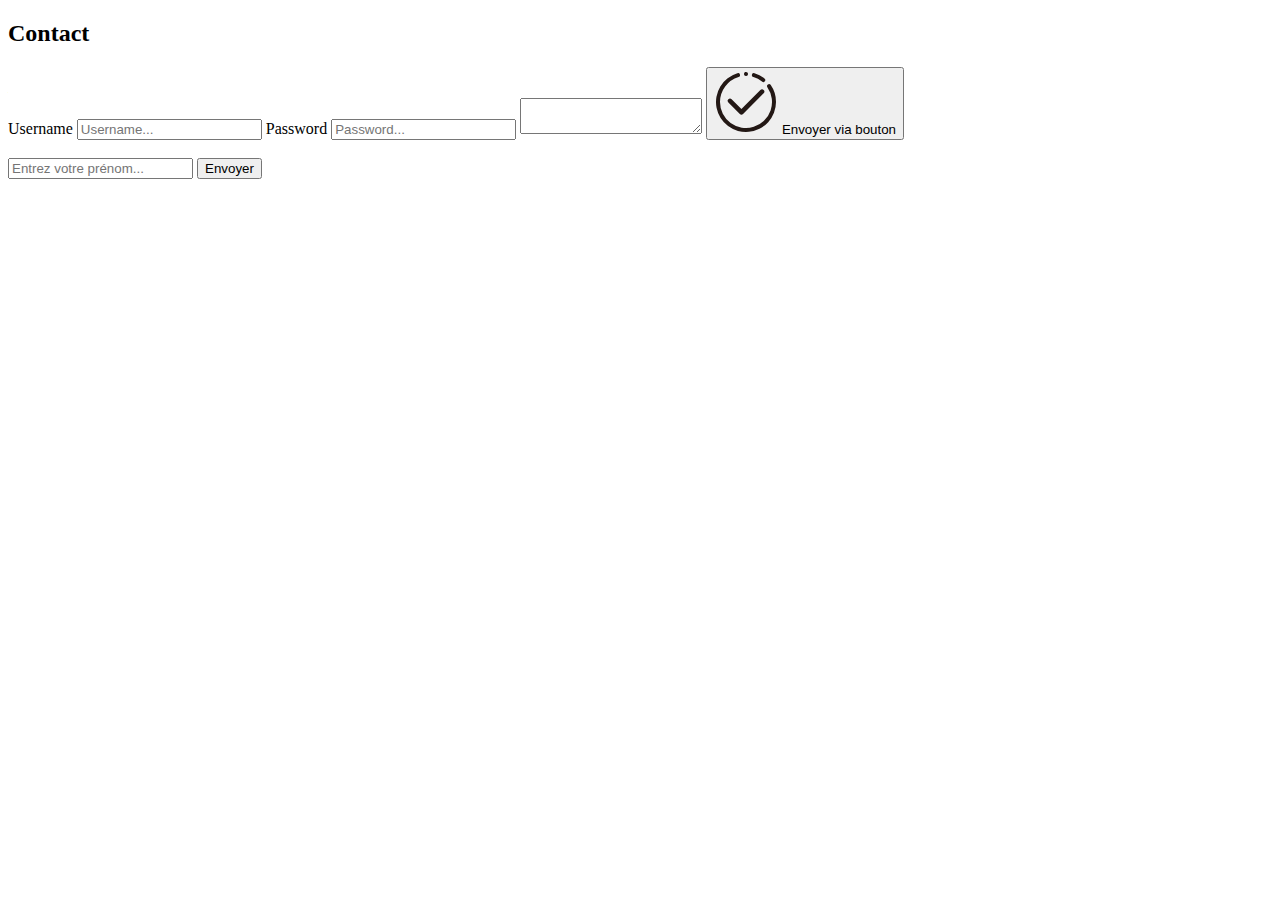
<file: contact.html>
<!DOCTYPE html>
<html lang="en">
<head>
    <meta charset="UTF-8">
    <meta name="viewport" content="width=device-width, initial-scale=1.0">
    <title>Document</title>
</head>
<body>
    <h2>Contact</h2>

    <main>
        <section>
            <!-- La balise form possède deux attributs :
                - action : Va au submit du formulaire (à l'envoi) envoyer les données sur le lien indiqué
                - method : Va concerner la méthode HTTP utilisée par le formulaire
                    - post : Va permettre d'envoyer les données à un serveur
                    - get : Va permettre de récupérer des données par rapport à des entrées utilisateur -->
            <form action="https://httpbin.dev/post" method="post">
                <label for="username"> Username
                    <input type="text" name="username" id="username" placeholder="Username...">
                <label for="password"> Password
                    <input type="password" name="password" id="password" placeholder="Password...">
                <label for="description">
                    <textarea name="description" id="description"></textarea>

                <!-- <input type="submit" value="Envoyer"> -->
                <button type="submit">
                    <img src="./assets/images/submit-icon.svg" alt="Submit">
                    Envoyer via bouton
                </button>
            </form>
        </section>
        <br>
        <section>
            <form action="https://httpbin.dev/get" method="get">
                <label>
                    <input type="text" name="firstname" id="firstname" placeholder="Entrez votre prénom...">
                </label>

                <button type="submit">Envoyer</button>
            </form>
        </section>
    </main>
</body>
</html>
</file>
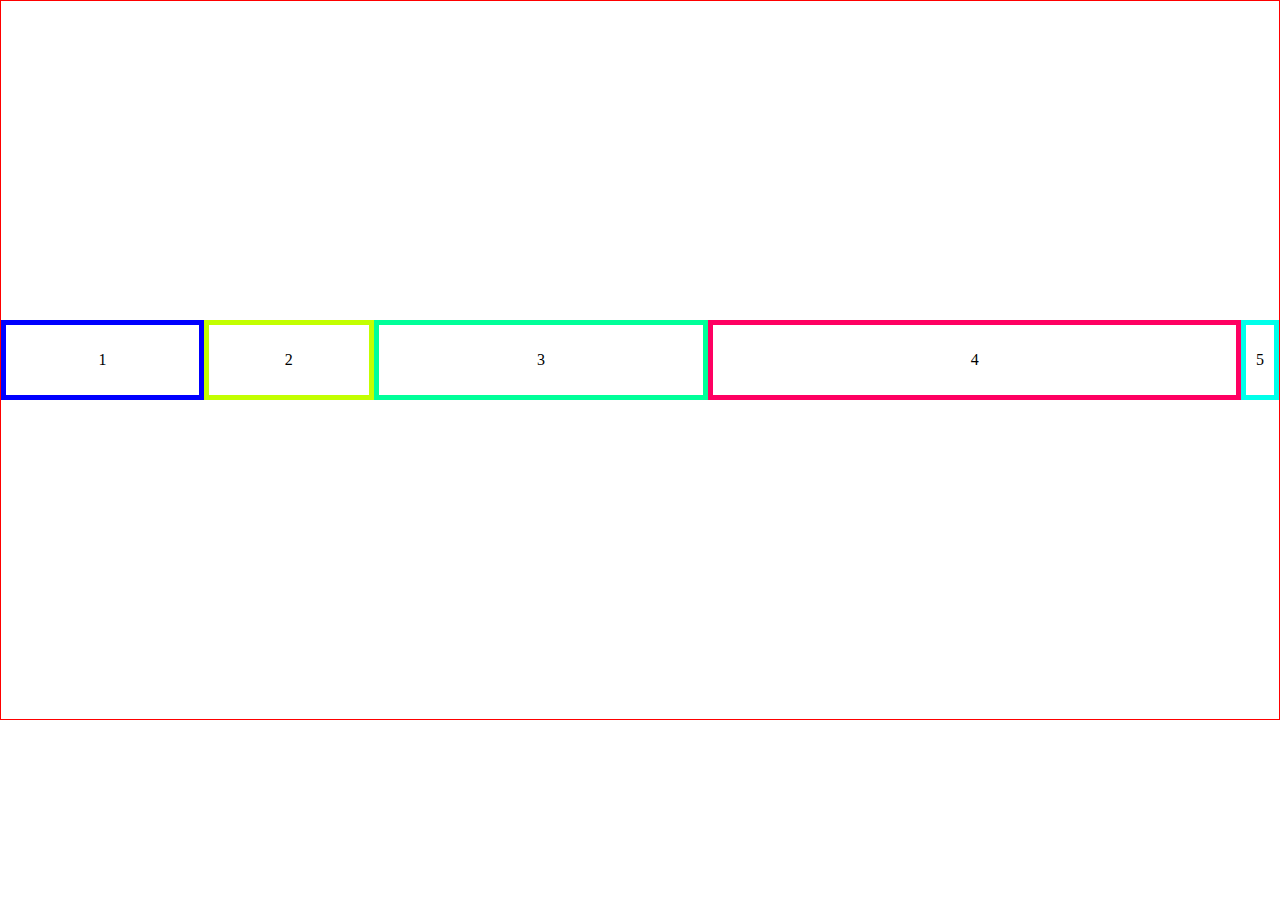
<file: flexbox.html>
<!DOCTYPE html>
<html lang="en">
<head>
    <meta charset="UTF-8">
    <meta name="viewport" content="width=device-width, initial-scale=1.0">
    <title>Document</title>
    <link rel="stylesheet" href="./assets/css/reset.css" type="text/css">
    <link rel="stylesheet" href="./assets/css/flexbox.css" type="text/css">
</head>
<body>
    <div class="flex-container">
        <div class="bloc1">
            <p>1</p>
        </div>
        <div class="bloc2">
            <p>2</p>
        </div>
        <div class="bloc3">
            <p>3</p>
        </div>
        <div class="bloc4">
            <p>4</p>
        </div>
        <div class="bloc5">
            <p>5</p>
        </div>
    </div>
</body>
</html>
</file>
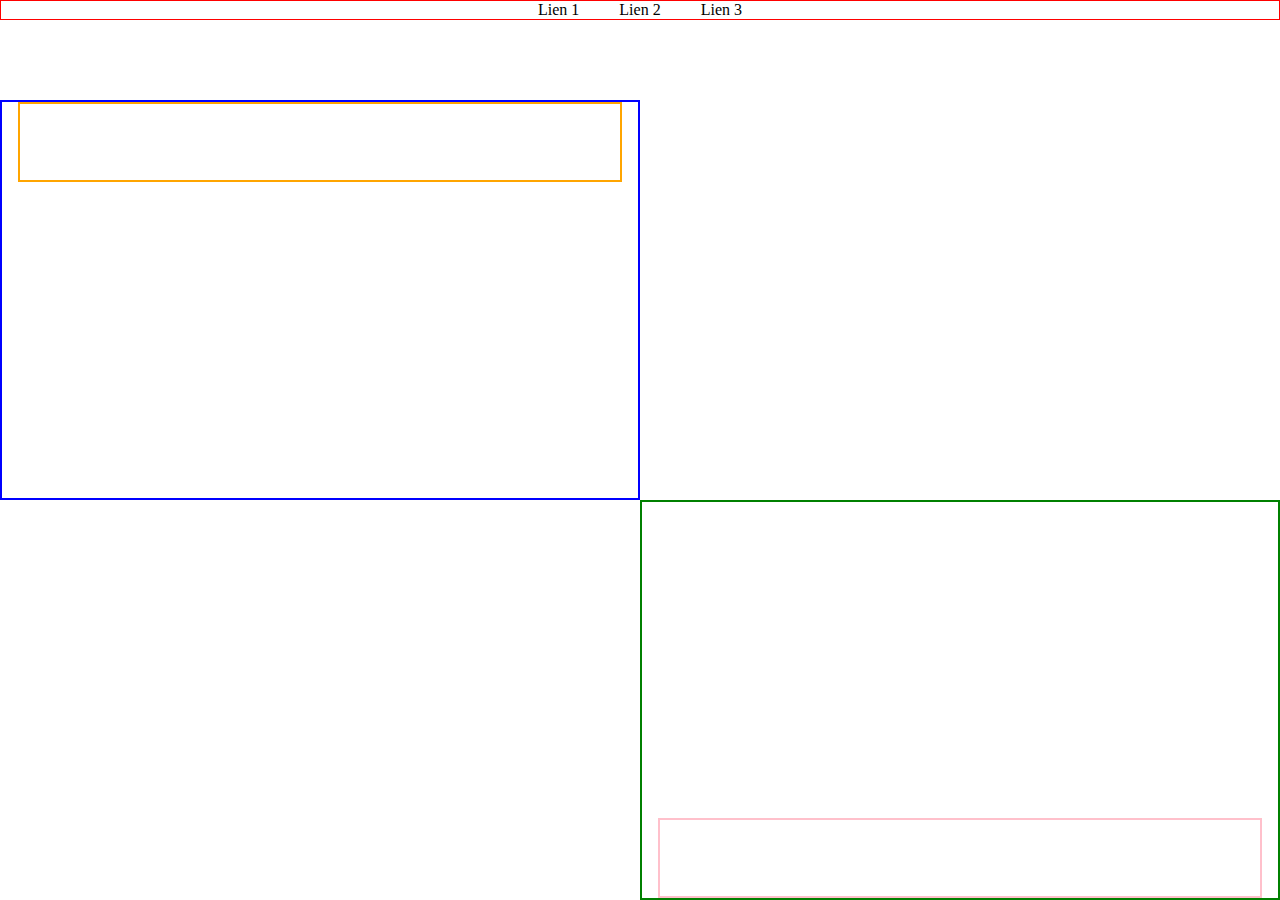
<file: Exo/Exo1.html>
<!DOCTYPE html>
<html lang="en">
<head>
    <meta charset="UTF-8">
    <meta name="viewport" content="width=device-width, initial-scale=1.0">
    <title>Document</title>
    <link rel="stylesheet" href="../assets/css/reset.css">
    <link rel="stylesheet" href="./assets/css/exo1.css">
</head>
<body>
    <header class="header">
        <nav>
            <ul>
                <li><a href="">Lien 1</a></li>
                <li><a href="">Lien 2</a></li>
                <li><a href="">Lien 3</a></li>
            </ul>
        </nav>
    </header>
    <main>
        <section class="section-gauche">
            <div class="bloc1"></div>
        </section>
        <section class="section-droite">
            <div class="bloc2"></div>
        </section>
    </main>
</body>
</html>
</file>
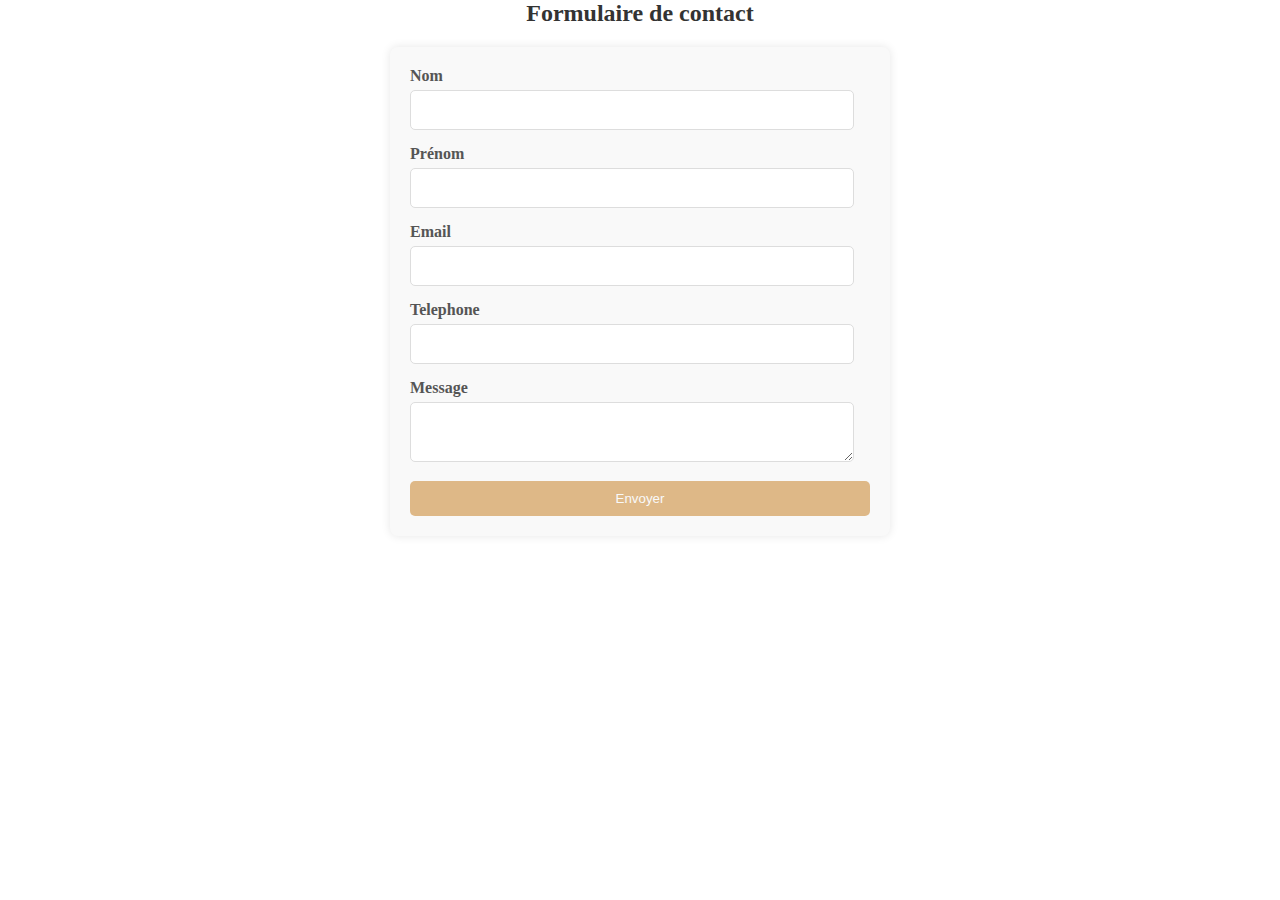
<file: Exo/Exo 2/contact.html>
<!DOCTYPE html>
<html lang="en">
  <head>
    <meta charset="UTF-8" />
    <meta name="viewport" content="width=device-width, initial-scale=1.0" />
    <title>Document</title>
    <link rel="stylesheet" href="../../assets/css/reset.css" />
    <link rel="stylesheet" href="./assets/css/variables.css" />
    <link rel="stylesheet" href="./assets/css/contact.css" />
  </head>
  <body>
    <h2>Formulaire de contact</h2>
    <form action="https://httpbin.dev/post" method="post" class="form-contact">
      <div class="form-group">
        <label for="nom">Nom</label>
        <input type="text" id="nom" name="nom" class="form-input" required />
      </div>
      <div class="form-group">
        <label for="prenom">Prénom</label>
        <input
          type="text"
          id="prenom"
          name="prenom"
          class="form-input"
          required
        />
      </div>
      <div class="form-group">
        <label for="email">Email</label>
        <input
          type="email"
          id="email"
          name="email"
          class="form-input"
          required
        />
      </div>
      <div class="form-group">
        <label for="telephone">Telephone</label>
        <input
          type="tel"
          id="telephone"
          name="telephone"
          class="form-input"
          required
        />
      </div>
      <div class="form-group">
        <label for="message">Message</label>
        <textarea
          name="message"
          id="message"
          class="form-textarea"
          required
        ></textarea>
      </div>

      <button type="submit" class="form-button">Envoyer</button>
    </form>
  </body>
</html>
</file>
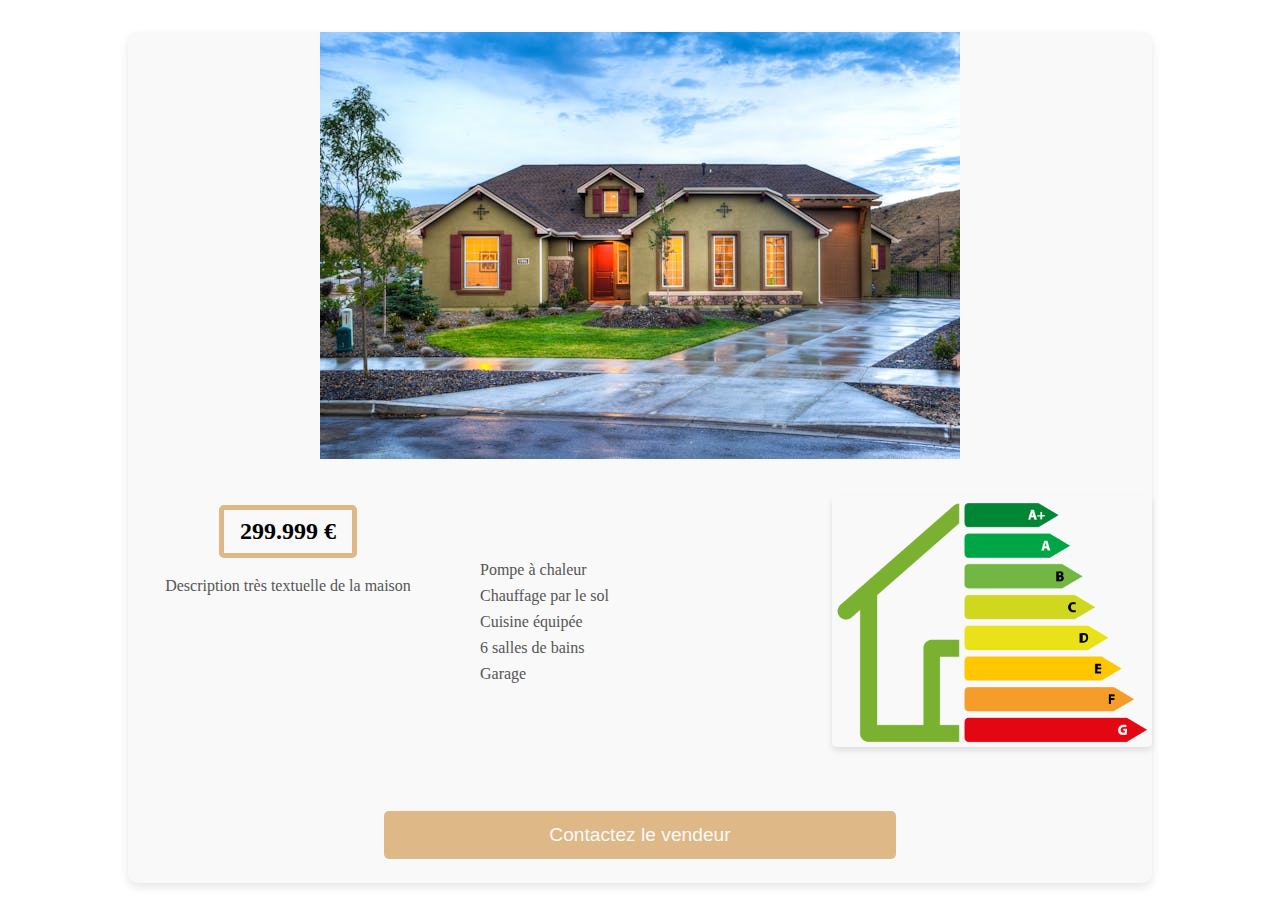
<file: Exo/Exo 2/details.html>
<!DOCTYPE html>
<html lang="en">
<head>
    <meta charset="UTF-8">
    <meta name="viewport" content="width=device-width, initial-scale=1.0">
    <title>Document</title>
    <link rel="stylesheet" href="../../assets/css/reset.css">
    <link rel="stylesheet" href="./assets/css/variables.css">
    <link rel="stylesheet" href="./assets/css/details.css">
</head>
<body>
    <main>
        <section class="details-container">
            <div class="img-container">
                <img src="./assets/img/maison3.jpg" alt="">
            </div>
            <div class="description-container">
                <div class="left-block">
                    <h2>299.999 €</h2>
                    <p>Description très textuelle de la maison</p>
                </div>
                <div class="center-block">
                    <ul>
                        <li>Pompe à chaleur</li>
                        <li>Chauffage par le sol</li>
                        <li>Cuisine équipée</li>
                        <li>6 salles de bains</li>
                        <li>Garage</li>
                    </ul>
                </div>
                <div class="right-block">
                    <img src="./assets/img/peb.png" alt="">
                </div>
            </div>

            <div class="button-container">
                <button>
                    <a href="./contact.html">Contactez le vendeur</a>
                </button>
            </div>
        </section>
    </main>
</body>
</html>
</file>
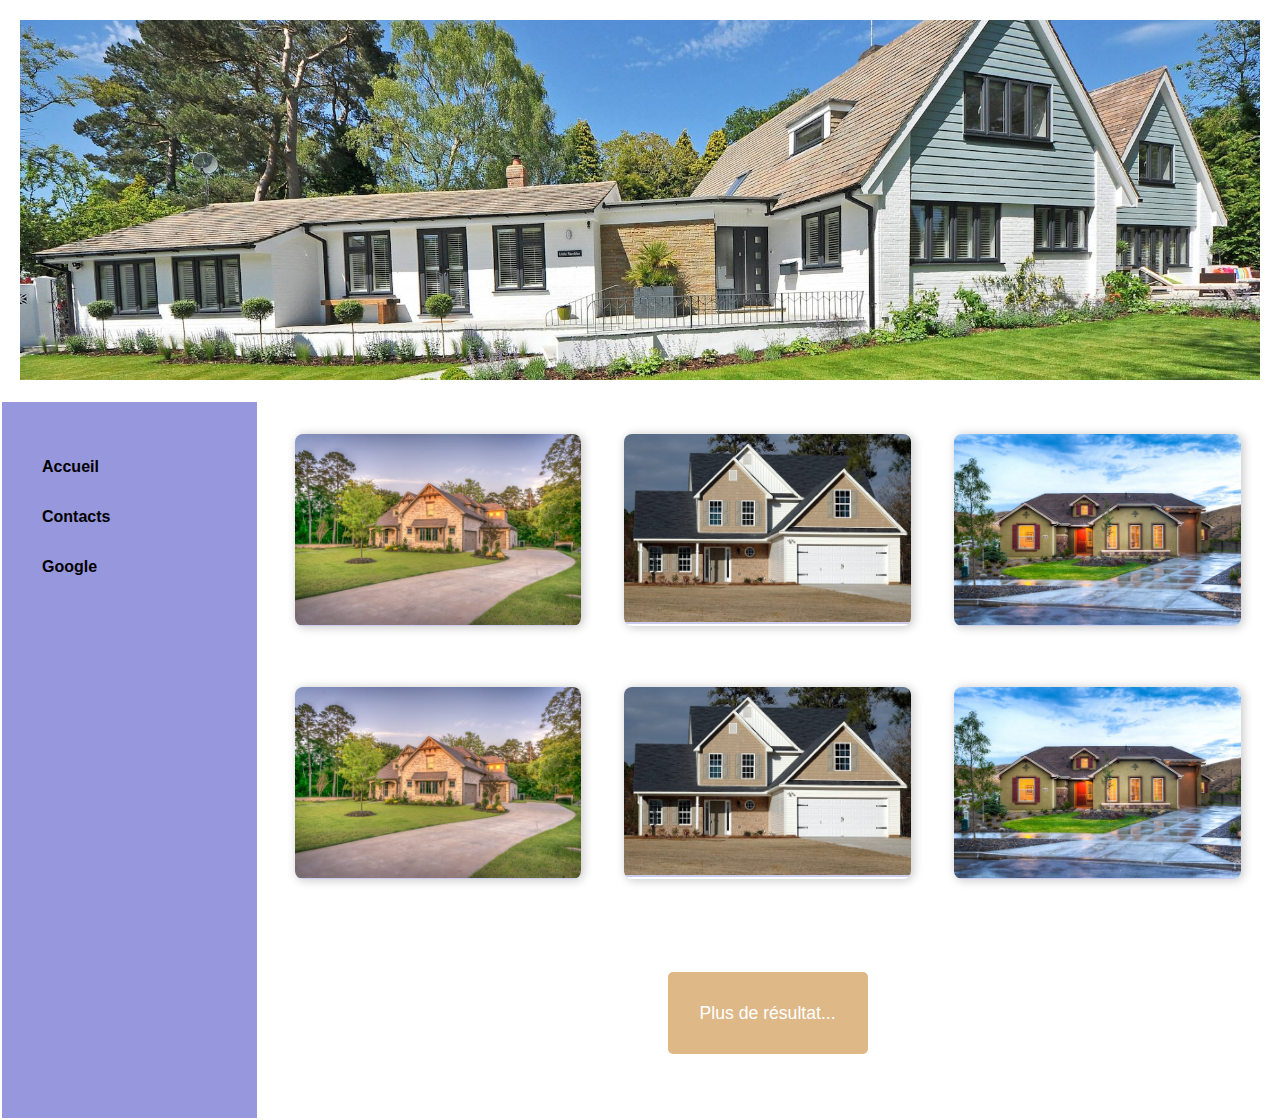
<file: Exo/Exo 2/maison.html>
<!DOCTYPE html>
<html lang="en">
<head>
    <meta charset="UTF-8">
    <meta name="viewport" content="width=device-width, initial-scale=1.0">
    <title>Document</title>
    <link rel="stylesheet" href="../../assets/css/reset.css">
    <link rel="stylesheet" href="./assets/css/variables.css">
    <link rel="stylesheet" href="./assets/css/maison.css">
</head>
<body>
    <header>
        <section class="banner">
            <img src="./assets/img/img-header.jpg" alt="Maison de rêve, pelouse, blanche">
        </section>
    </header>
    <main>
        <section class="nav-container">
            <nav class="nav">
                <ul>
                    <li><a href="./maison.html">Accueil</a></li>
                    <li><a href="./contact.html">Contacts</a></li>
                    <li><a href="https://www.google.be" target="_blank">Google</a></li>
                </ul>
            </nav>
        </section>
        <section class="list-container">
            <div>
                <a href="./details.html">
                    <img src="./assets/img/maison1.jpg" alt="">
                </a>
                <p>299.999 €</p>
            </div>
            <div>
                <a href="./details.html">
                    <img src="./assets/img/maison2.jpg" alt="">
                </a>
                <p>299.999 €</p>
            </div>
            <div>
                <a href="./details.html"><img src="./assets/img/maison3.jpg" alt=""></a>
                <p>299.999 €</p>
            </div>
            <div>
                <a href="./details.html"><img src="./assets/img/maison1.jpg" alt=""></a>
                <p>299.999 €</p>
            </div>
            <div>
                <a href="./details.html"><img src="./assets/img/maison2.jpg" alt=""></a>
                <p>299.999 €</p>
            </div>
            <div>
                <a href="./details.html"><img src="./assets/img/maison3.jpg" alt=""></a>
                <p>299.999 €</p>
            </div>
            <button class="button">
                Plus de résultat...
            </button>
        </section>
    </main>
</body>
</html>
</file>
<file: assets/css/flexbox.css>
body {
    height: 100vh;
    width: 100%;

    .flex-container {
        display: flex;
        flex-direction: row;
        justify-content: center;
        align-items: center;
        /* flex-wrap: wrap; */
        border: 1px solid red;
        height: 45rem;

        .bloc1 {
            display: flex;
            justify-content: center;
            align-items: center;
            align-self: center;
            /* order: 3; */
            width: 30%;
            height: 5rem;
            border: 5px solid blue;
            /* color: red;

            & p {
                color: greenyellow !important;
            } */

        }
    
        .bloc2 {
            display: flex;
            justify-content: center;
            align-items: center;
            /* order: 2; */
            width: 25%;
            height: 5rem;
            border: 5px solid rgb(195, 255, 0);
        }
    
        .bloc3 {
            display: flex;
            justify-content: center;
            align-items: center;
            /* align-self: stretch; */
            /* order: 1; */
            height: 5rem;
            width: 50%;
            border: 5px solid rgb(0, 255, 153);
        }
    
        .bloc4 {
            display: flex;
            justify-content: center;
            align-items: center;
            /* order: 5; */
            width: 80%;
            height: 5rem;
            border: 5px solid rgb(255, 0, 98);
        }
    
        .bloc5 {
            display: flex;
            justify-content: center;
            align-items: center;
            /* order: 4; */
            width: 5%;
            height: 5rem;
            border: 5px solid rgb(0, 255, 234);
        }
    }   
}

@media (min-width: 601px) and (max-width: 1000px) {
    /* p {
        font-size: 2rem;
    }

    .bloc1 {
        background-color: blueviolet;
    } */

    body {

        .flex-container {
            display: flex;
            flex-direction: column;
        }
    }
}

@media (max-width: 600px) {
    body {
        .flex-container {
            background-color: coral;
        }
    }
}


/* 
    Flex-direction :
        - row : Position par défault d'un flex
            1 - 2 - 3 - 4 - 5
        - row-reverse : 5 - 4 - 3 - 2 - 1
        - column : 
            1
            2   
            3
            4
            5
        - column-reverse :
            5
            4
            3
            2
            1
        
    Justify-content : ROW (axe X)
        - center : Permet de centrer horizontalement les éléments enfants
        - space-between : Permet d'ajouter des espaces égaux entre les éléments enfants
        - space-evenly : Permet d'ajouter des espaces égaux entre les éléments enfants et les bords du container parent
        - space-around : Permet d'ajouter des espaces égaux entre les éléments enfants et des espaces différents avec les bords du container parent
        - stretch : Permet d'agrandir les éléments enfants pour combler les espaces vides (si width non renseignée sur les enfants)

    Align-items : ROW (axe Y)
        - center : Permet de centrer verticalement les éléments enfants
        - flex-end : Permet d'aligner sur les bords de fin de flex les éléments enfants
        - flex-start : Permet d'aligner sur les bords de début de flex les éléments enfants
        - stretch : Permet d'agrandir les éléments enfants pour combler les espaces vides (si height non renseignée sur les enfants)

    Justify-content : COLUMN (axe Y)
        - center : Permet de centrer verticalement les éléments enfants
        - space-between : Permet d'ajouter des espaces égaux entre les éléments enfants
        - space-evenly : Permet d'ajouter des espaces égaux entre les éléments enfants et les bords du container parent
        - space-around : Permet d'ajouter des espaces égaux entre les éléments enfants et des espaces différents avec les bords du container parent
        - stretch : Permet d'agrandir les éléments enfants pour combler les espaces vides (si width non renseignée sur les enfants)

    Align-items : COLUMN (axe X)
        - center : Permet de centrer horizontalement les éléments enfants
        - flex-end : Permet d'aligner sur les bords de fin de flex les éléments enfants
        - flex-start : Permet d'aligner sur les bords de début de flex les éléments enfants
        - stretch : Permet d'agrandir les éléments enfants pour combler les espaces vides (si height non renseignée sur les enfants)
    
    Align-self : Permet de changer l'alignement d'un élément enfant malgré l'alignement imposé par le parent

    Order : Permet de modifier l'ordre des éléments dans le flexbox
    1 - 2 - 3 - 4 - 5
    2 - 5 - 4 - 1 - 3

    Flex-basis : Permet de définir une taille maximale à l'élément. 
                Mais uniquement sur l'axe principal du flex.

    Flex-wrap : Permet de garder les dimensions réelles définies sur l'élement. 
                Crée des retours à la ligne pour les éléments qui prennent plus de place que la place disponible.


    MEDIA QUERIES :

    @media : Permet de définir une règle responsive

    @media (min-width ou max-width) : Permet de définir la taille minimale ou maximale à laquelle la règle va s'appliquer

    @media (...) and (...) : Permet de définir la taille maximale ET minimale (ou l'inverse) à laquelle la règle va s'appliquer

    @media (orientation: landscape / portrait) : Permet de définir des règles CSS spécifiques à l'orientation de l'écran (très peu utilisée en développement web)
    */
</file>
<file: Exo/assets/css/exo1.css>
.header {
    border: 1px solid red;

    & nav {

        & ul {
            display: flex;
            flex-direction: row;
            justify-content: center;
            list-style-type: none; /* Enlève les puces de la liste */
            gap: 2.5rem;

            & a {
                text-decoration: none; /* Enlève tout soulignement, texte barré, etc... */
                color: #000;
            }
        }
    }
}

main {
    display: flex;
    flex-direction: column;
    margin-top: 5rem;

    .section-gauche {
        display: flex;
        flex-direction: column;
        align-items: center;
        border: 2px solid blue;
        width: 50%;
        height: 25rem;

        .bloc1 {
            border: 2px solid orange;
            width: 95%;
            height: 5rem;
        }
    }

    .section-droite {
        display: flex;
        flex-direction: column-reverse;
        align-items: center;
        align-self: flex-end;
        border: 2px solid green;
        width: 50%;
        height: 25rem;

        .bloc2 {
            border: 2px solid pink;
            width: 95%;
            height: 5rem;
        }
    }
}
</file>
<file: Exo/Exo 2/assets/css/variables.css>
:root {
    --button-color: burlywood;
    --button-color-hover: #d2a679;
    --input-focus: #ff0080;
}
</file>
<file: Exo/Exo 2/assets/css/contact.css>
h2 {
  text-align: center;
  color: #333;
}

.form-contact {
  max-width: 500px;
  margin: 20px auto;
  background-color: #f9f9f9;
  padding: 20px;
  border-radius: 8px;
  box-shadow: 0 0 10px rgba(0, 0, 0, 0.1);

  .form-group {
    margin-bottom: 15px;

    label {
      display: block;
      font-weight: bold;
      margin-bottom: 5px;
      color: #555;
    }

    .form-input,
    .form-textarea {
      width: calc(100% - 1rem);
      padding: 10px;
      border: 1px solid #ddd;
      border-radius: 5px;
      font-size: 1rem;
      color: #333;

      &:focus {
        border-color: var(--input-focus);
        outline: none;
        box-shadow: 0 0 5px rgba(0, 123, 255, 0.2);
      }
    }

    .form-textarea {
      resize: vertical; /* Empêche le resize sur un textearea */
    }
  }

  .form-button {
    width: 100%;
    padding: 10px;
    background-color: var(--button-color);
    color: #f9f9f9;
    border: none;
    border-radius: 5px;
    cursor: pointer;
    transition: background-color 0.3s ease;

    &:hover {
      background-color: var(--button-color-hover);
    }
  }
}

@media (max-width: 600px) {
  .form-contact {
    max-width: 90%;
    padding: 15px;
  }
}

@media (max-width: 768px) {
  .form-contact {
    max-width: 80%;
  }
}

@media (min-width: 769px) {
  .form-contact {
    max-width: 500px;
  }
}
</file>
<file: Exo/Exo 2/assets/css/details.css>
.details-container {
  display: flex;
  flex-direction: column;
  width: 80%;
  max-width: 1200px;
  margin: 2rem auto;
  gap: 2rem;
  background-color: #f9f9f9;
  border-radius: 10px;
  box-shadow: 0 4px 10px rgba(0, 0, 0, 0.1);

  .img-container {
    align-self: center;
  }

  .description-container {
    display: flex;
    flex-direction: row;
    width: 100%;
    height: auto;
    gap: 2rem;

    .left-block,
    .center-block,
    .right-block {
      width: calc(100% / 3); /* Ne prend pas en compte le gap */
    }

    .left-block {
      display: flex;
      flex-direction: column;
      align-items: center;
      gap: 1rem;

      h2 {
        margin-top: 10px;
        border: 5px var(--button-color) solid;
        border-radius: 5px;
        padding: 0.5rem 1rem;
        font-size: 1.5rem;
      }

      p {
        text-align: center;
        line-height: 1.5;
        color: #555;
      }
    }

    .center-block {
      display: flex;
      flex-direction: column;
      align-items: flex-start;
      justify-content: center;
      ul {
        margin-top: 10px;
        list-style-type: none;
        padding: 0;

        li {
          margin-bottom: 0.5rem;
          font-size: 1rem;
          color: #555;
        }
      }
    }

    .right-block {
      display: flex;
      justify-content: center;
      align-items: center;

      img {
        max-width: 100%;
        height: auto;
        border-radius: 5px;
        box-shadow: 0 4px 6px rgba(0, 0, 0, 0.1);
      }
    }
  }

  .button-container {
    display: flex;
    justify-content: center;
    width: 50%;
    align-self: center;
    margin-top: 2rem;

    button {
      width: 100%;
      height: 3rem;
      background-color: var(--button-color);
      color: #f9f9f9;
      font-size: 1.2rem;
      margin-bottom: 1.5rem;
      border: none;
      border-radius: 5px;
      cursor: pointer;
      transition: background-color 0.3s ease;

      &:hover {
        background-color: var(--button-color-hover);
      }

      a {
        display: block;
        width: 100%;
        height: 100%;
        text-align: center;
        text-decoration: none;
        color: inherit;
        line-height: 3rem;
      }
    }
  }
}

@media (max-width: 600px) {
  header {
    overflow: hidden;
    .img-container {
      overflow: hidden;
      img {
        object-fit: cover;
        display: block;
      }
    }
  }
  .details-container {
    width: 90%;
    flex-direction: column;

    .description-container {
      flex-direction: column;

      .left-block,
      .center-block,
      .right-block {
        width: 100%;
      }
    }
  }
}

@media (max-width: 768px) {
  .details-container {
    width: 90%;

    .left-block,
    .center-block,
    .right-block {
      width: calc(100% / 2);
    }
  }
}

@media (min-width: 769px) {
  .left-block,
  .center-block,
  .right-block {
    width: calc(100% / 3);
  }
}
</file>
<file: Exo/Exo 2/assets/css/maison.css>
header {
  .banner {
    position: relative;
    width: 100%;
    height: 25rem;
    overflow: hidden;
    border: 20px solid white;

    img {
      width: 100%;
      height: auto;
      object-fit: cover;
      display: block;
      transform: translateY(-10rem);
      transition: transform 0.5s ease;
    }

    &:hover img {
      transform: translateY(-8rem);
    }
  }
}

main {
  display: flex;
  flex-direction: row;
  width: 100%;
  min-height: 80vh;
  border: 2px solid white;

  .nav-container {
    width: 20%;
    background-color: rgb(151, 151, 221);
    padding: 1rem 0;

    .nav {
      margin-left: 2.5rem;

      ul {
        display: flex;
        flex-direction: column;
        margin-top: 2.5rem;
        gap: 2rem;
        list-style-type: none;

        a {
          font-family: "Lucida Sans", "Lucida Sans Regular", "Lucida Grande",
            "Lucida Sans Unicode", Geneva, Verdana, sans-serif;
          font-size: 1rem;
          font-weight: bold;
          text-decoration: none;
          color: black;
          transition: color 0.3 ease;

          &:hover {
            color: darkblue;
          }
        }
      }
    }
  }

  .list-container {
    display: flex;
    flex-wrap: wrap;
    justify-content: space-around;
    gap: 2rem;
    padding: 2rem;
    width: calc(100% - 20%); /* 80% */

    > div {
      display: flex;
      flex-direction: column;
      flex-basis: calc(33.33% - 2rem);
      height: 12rem;
      border-radius: 8px;
      overflow: hidden;
      transition: transform 0.3s ease, box-shadow 0.3s ease;
      box-shadow: 2px 1px 10px 1px rgba(0, 0, 0, 0.2);

      &:hover {
        transform: translateY(-5px);
        box-shadow: 2px 1px 15px 3px rgba(0, 0, 0, 0.3);
      }

      a {
        text-decoration: none;
        color: black;

        & img {
          width: 100%;
          height: auto;
          object-fit: cover;
          border-bottom: 2px solid rgba(151, 151, 221, 0.5);
        }
      }

      p {
        margin: 0;
        text-align: center;
        width: 100%;
        height: 20%;
        background-color: rgb(151, 151, 221);
        font-weight: bold;
      }
    }

    .button {
      display: block;
      margin: 2rem auto;
      padding: 1rem 2rem;
      background-color: var(--button-color);
      color: white;
      border: none;
      border-radius: 5px;
      font-size: 1.1rem;
      cursor: pointer; /* Changes le pointeur de la souris */
      transition: background-color 0.3s ease;

      &:hover {
        background-color: var(--button-color-hover);
      }
    }
  }
}

@media (max-width: 600px) {
  header .banner {
    display: none;
  }

  main {
    flex-direction: column;

    .nav-container {
      width: 100%;
      background-color: rgb(151, 151, 221);

      .nav ul {
        flex-direction: row;
        justify-content: space-around;
        align-items: center;
        gap: 1rem;

        li a {
          font-size: 1.2rem;
        }
      }
    }

    .list-container {
      width: 100%;
      flex-direction: column;
      gap: 1rem;

      > div {
        flex-basis: 100%;
      }
    }
  }
}

@media (max-width: 768px) {
  header .banner {
    height: 20rem;
  }

  main {
    flex-direction: column;

    .nav-container {
      width: 100%;
      padding: 1rem 0;

      .nav ul {
        flex-direction: row;
        justify-content: space-around;

        li a {
          font-size: 1.1rem;
        }
      }
    }

    .list-container {
      width: 100%;
      flex-wrap: wrap;

      > div {
        flex-basis: calc(50% - 2rem);
      }
    }
  }
}

@media (min-width: 769px) {
  .list-container > div {
    flex-basis: calc(33.33% - 2rem);
  }
}
</file>
